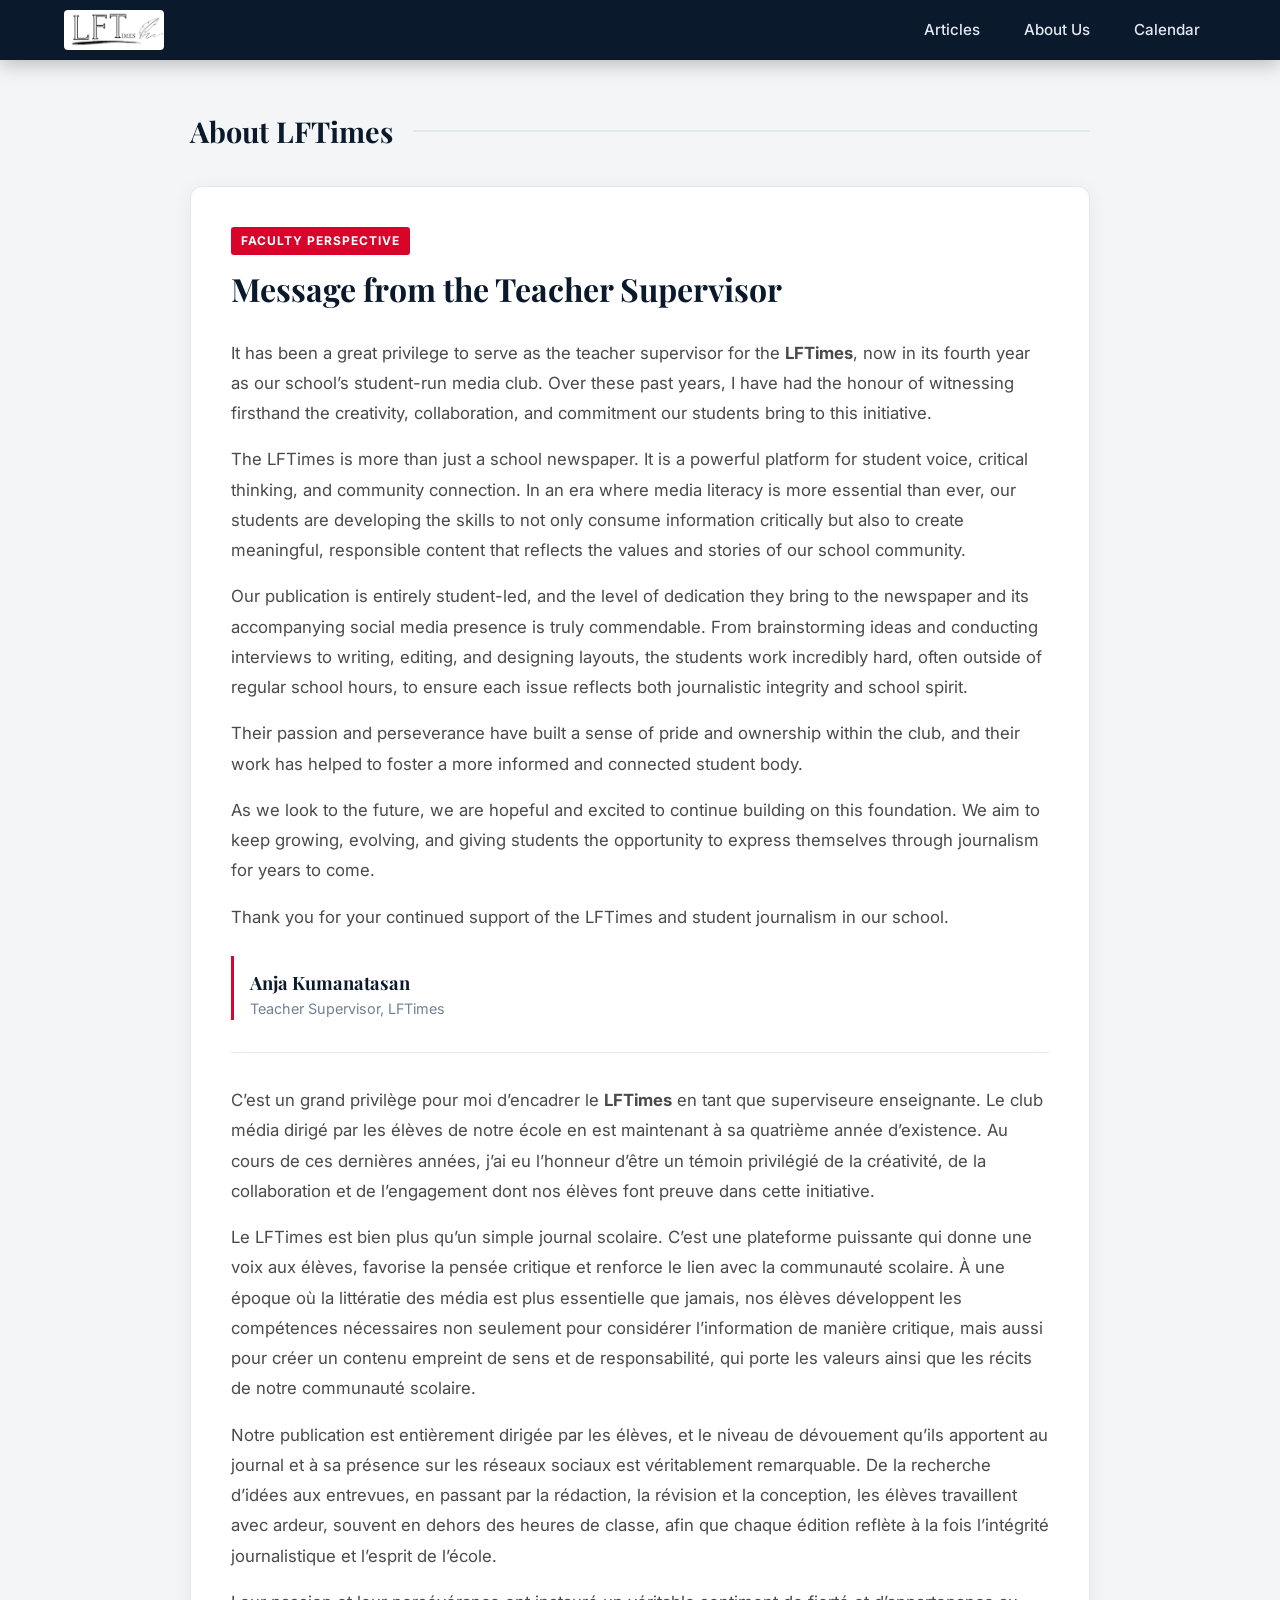
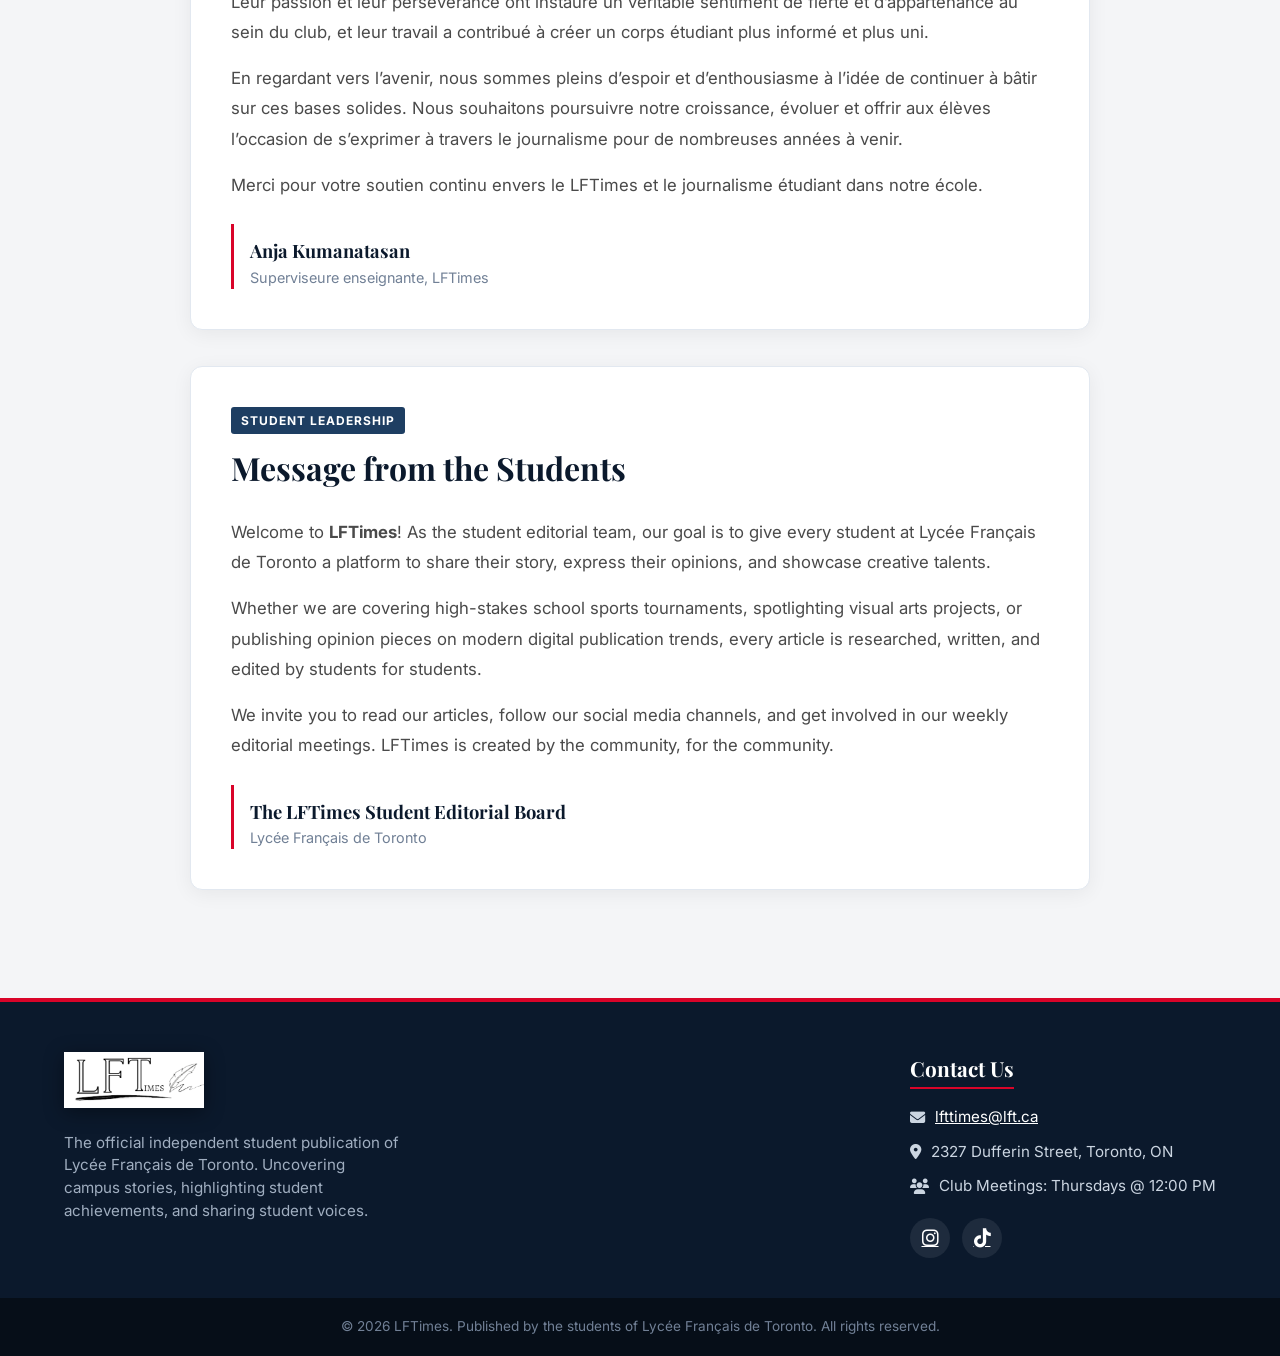
<file: about.html>
<!DOCTYPE html>
<html lang="en">
<head>
  <meta charset="UTF-8" />
  <meta name="viewport" content="width=device-width, initial-scale=1.0" />

  <title>About Us | LFTimes</title>

  <!-- Modern Editorial Fonts -->
  <link rel="preconnect" href="https://fonts.googleapis.com">
  <link rel="preconnect" href="https://fonts.gstatic.com" crossorigin>
  <link href="https://fonts.googleapis.com/css2?family=Inter:wght@400;500;600;700&family=Playfair+Display:ital,wght@0,700;0,900;1,400&display=swap" rel="stylesheet">

  <link rel="stylesheet" href="style.css" />

  <!-- FontAwesome Icons for Social Media -->
  <link
    rel="stylesheet"
    href="https://cdnjs.cloudflare.com/ajax/libs/font-awesome/6.4.0/css/all.min.css"
  />
</head>

<body>

<!-- Header Navigation -->
<header class="navbar">
  <div class="nav-container">
    <a href="index.html" class="logo-link">
      <img src="logo67.png" alt="LFTimes Logo" class="logo-img" style="height: 40px !important; width: auto !important; max-width: 130px !important;" />
    </a>
    <nav class="nav-links">
      <a href="articles.html" class="nav-btn">Articles</a>
      <a href="about.html" class="nav-btn">About Us</a>
      <a href="calendar.html" class="nav-btn">Calendar</a>
    </nav>
  </div>
</header>

  <!-- About Us Section -->
  <main class="main-content">

    <section class="about-container">

      <div class="section-header">
        <h1 class="section-title">About LFTimes</h1>
        <div class="title-line"></div>
      </div>

      <!-- SECTION 1: Message from Teacher Supervisor -->
      <article class="about-card">
        <div class="about-card-header">
          <span class="about-badge">Faculty Perspective</span>
          <h2>Message from the Teacher Supervisor</h2>
        </div>

        <!-- English Version -->
        <div class="about-text english-version">
          <p>It has been a great privilege to serve as the teacher supervisor for the <strong>LFTimes</strong>, now in its fourth year as our school’s student-run media club. Over these past years, I have had the honour of witnessing firsthand the creativity, collaboration, and commitment our students bring to this initiative.</p>

          <p>The LFTimes is more than just a school newspaper. It is a powerful platform for student voice, critical thinking, and community connection. In an era where media literacy is more essential than ever, our students are developing the skills to not only consume information critically but also to create meaningful, responsible content that reflects the values and stories of our school community.</p>

          <p>Our publication is entirely student-led, and the level of dedication they bring to the newspaper and its accompanying social media presence is truly commendable. From brainstorming ideas and conducting interviews to writing, editing, and designing layouts, the students work incredibly hard, often outside of regular school hours, to ensure each issue reflects both journalistic integrity and school spirit.</p>

          <p>Their passion and perseverance have built a sense of pride and ownership within the club, and their work has helped to foster a more informed and connected student body.</p>

          <p>As we look to the future, we are hopeful and excited to continue building on this foundation. We aim to keep growing, evolving, and giving students the opportunity to express themselves through journalism for years to come.</p>

          <p>Thank you for your continued support of the LFTimes and student journalism in our school.</p>

          <div class="author-signature">
            <span class="author-name">Anja Kumanatasan</span>
            <span class="author-title">Teacher Supervisor, LFTimes</span>
          </div>
        </div>

        <hr class="content-divider" />

        <!-- French Version -->
        <div class="about-text french-version">
          <p>C’est un grand privilège pour moi d’encadrer le <strong>LFTimes</strong> en tant que superviseure enseignante. Le club média dirigé par les élèves de notre école en est maintenant à sa quatrième année d’existence. Au cours de ces dernières années, j’ai eu l’honneur d’être un témoin privilégié de la créativité, de la collaboration et de l’engagement dont nos élèves font preuve dans cette initiative.</p>

          <p>Le LFTimes est bien plus qu’un simple journal scolaire. C’est une plateforme puissante qui donne une voix aux élèves, favorise la pensée critique et renforce le lien avec la communauté scolaire. À une époque où la littératie des média est plus essentielle que jamais, nos élèves développent les compétences nécessaires non seulement pour considérer l’information de manière critique, mais aussi pour créer un contenu empreint de sens et de responsabilité, qui porte les valeurs ainsi que les récits de notre communauté scolaire.</p>

          <p>Notre publication est entièrement dirigée par les élèves, et le niveau de dévouement qu’ils apportent au journal et à sa présence sur les réseaux sociaux est véritablement remarquable. De la recherche d’idées aux entrevues, en passant par la rédaction, la révision et la conception, les élèves travaillent avec ardeur, souvent en dehors des heures de classe, afin que chaque édition reflète à la fois l’intégrité journalistique et l’esprit de l’école.</p>

          <p>Leur passion et leur persévérance ont instauré un véritable sentiment de fierté et d’appartenance au sein du club, et leur travail a contribué à créer un corps étudiant plus informé et plus uni.</p>

          <p>En regardant vers l’avenir, nous sommes pleins d’espoir et d’enthousiasme à l’idée de continuer à bâtir sur ces bases solides. Nous souhaitons poursuivre notre croissance, évoluer et offrir aux élèves l’occasion de s’exprimer à travers le journalisme pour de nombreuses années à venir.</p>

          <p>Merci pour votre soutien continu envers le LFTimes et le journalisme étudiant dans notre école.</p>

          <div class="author-signature">
            <span class="author-name">Anja Kumanatasan</span>
            <span class="author-title">Superviseure enseignante, LFTimes</span>
          </div>
        </div>
      </article>

      <!-- SECTION 2: Message from the Students -->
      <article class="about-card margin-top">
        <div class="about-card-header">
          <span class="about-badge badge-student">Student Leadership</span>
          <h2>Message from the Students</h2>
        </div>

        <div class="about-text">
          <p>Welcome to <strong>LFTimes</strong>! As the student editorial team, our goal is to give every student at Lycée Français de Toronto a platform to share their story, express their opinions, and showcase creative talents.</p>

          <p>Whether we are covering high-stakes school sports tournaments, spotlighting visual arts projects, or publishing opinion pieces on modern digital publication trends, every article is researched, written, and edited by students for students.</p>

          <p>We invite you to read our articles, follow our social media channels, and get involved in our weekly editorial meetings. LFTimes is created by the community, for the community.</p>

          <div class="author-signature">
            <span class="author-name">The LFTimes Student Editorial Board</span>
            <span class="author-title">Lycée Français de Toronto</span>
          </div>
        </div>
      </article>

    </section>

  </main>


  <!-- Footer Section -->
  <footer class="footer">
    <div class="footer-container">
      <div class="footer-brand">
        <img src="logo67.png" alt="LFTimes Logo" class="footer-logo" onerror="this.style.display='none'" />
        <p class="footer-tagline">
          The official independent student publication of Lycée Français de Toronto. Uncovering campus stories, highlighting student achievements, and sharing student voices.
        </p>
      </div>

      <div class="footer-contact">
        <h4>Contact Us</h4>
        <p><i class="fas fa-envelope"></i> <a href="mailto:lfttimes@lft.ca">lfttimes@lft.ca</a></p>
        <p><i class="fas fa-map-marker-alt"></i> 2327 Dufferin Street, Toronto, ON</p>
        <p><i class="fas fa-users"></i> Club Meetings: Thursdays @ 12:00 PM</p>
        
        <div class="social-links">
          <a href="https://www.instagram.com/littlefrenchtimes/" target="_blank" rel="noopener noreferrer" aria-label="Instagram" class="social-icon"><i class="fab fa-instagram"></i></a>
          <a href="#" aria-label="TikTok" class="social-icon"><i class="fab fa-tiktok"></i></a>
        </div>
      </div>
    </div>

    <div class="footer-bottom">
      <p>&copy; 2026 LFTimes. Published by the students of Lycée Français de Toronto. All rights reserved.</p>
    </div>
  </footer>

</body>
</html>
</file>
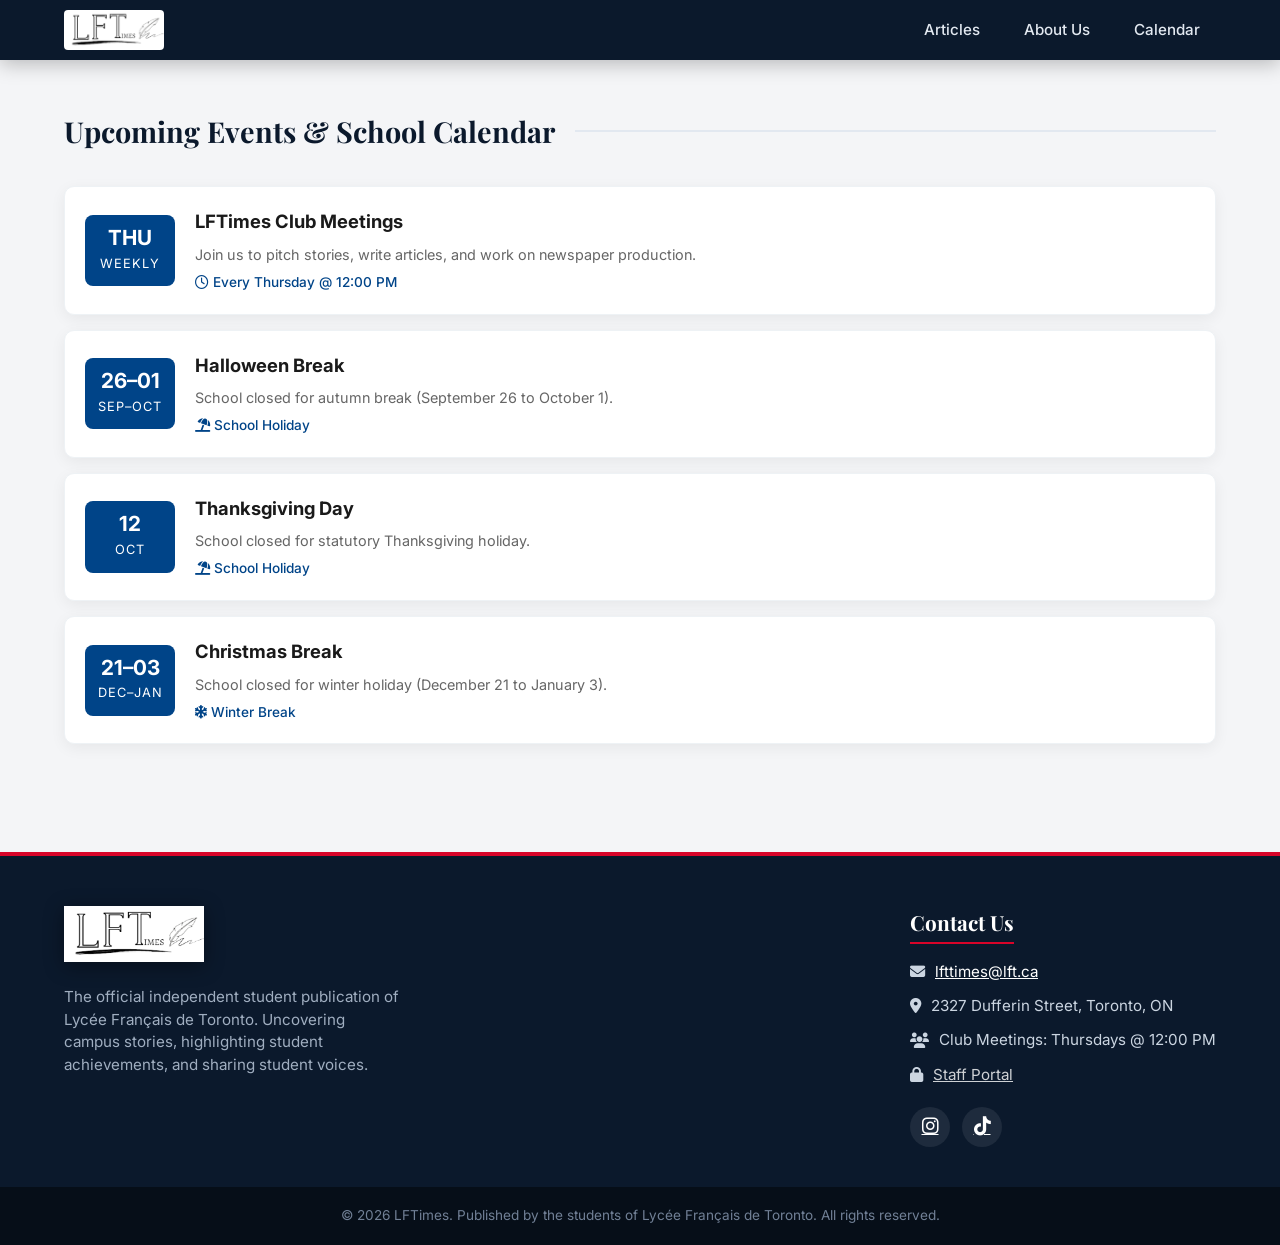
<file: calendar.html>
<!DOCTYPE html>
<html lang="en">
<head>
  <meta charset="UTF-8" />
  <meta name="viewport" content="width=device-width, initial-scale=1.0" />
  <title>Calendar | LFTimes</title>
  
  <link rel="preconnect" href="https://fonts.googleapis.com">
  <link rel="preconnect" href="https://fonts.gstatic.com" crossorigin>
  <link href="https://fonts.googleapis.com/css2?family=Inter:wght@400;500;600;700&family=Playfair+Display:ital,wght@0,700;0,900;1,400&display=swap" rel="stylesheet">
  <link rel="stylesheet" href="https://cdnjs.cloudflare.com/ajax/libs/font-awesome/6.4.0/css/all.min.css" />
  <link rel="stylesheet" href="style.css" />

  <style>
    .events-list {
      margin-top: 25px;
      display: flex;
      flex-direction: column;
      gap: 15px;
    }
    .event-card {
      display: flex;
      background: #ffffff;
      border-radius: 10px;
      padding: 20px;
      box-shadow: 0 4px 15px rgba(0,0,0,0.06);
      border: 1px solid #eef2f5;
      align-items: center;
      gap: 20px;
    }
    .event-date {
      min-width: 90px;
      text-align: center;
      background: #004488;
      color: #fff;
      padding: 12px;
      border-radius: 8px;
    }
    .event-date .day {
      font-size: 1.3rem;
      font-weight: 700;
      line-height: 1.1;
    }
    .event-date .month {
      font-size: 0.8rem;
      text-transform: uppercase;
      letter-spacing: 1px;
      margin-top: 4px;
    }
    .event-details h3 {
      margin: 0 0 6px 0;
      font-size: 1.15rem;
      color: #1a1a1a;
    }
    .event-details p {
      margin: 0;
      color: #666;
      font-size: 0.9rem;
    }
    .event-meta {
      margin-top: 6px;
      font-size: 0.85rem;
      color: #004488;
      font-weight: 500;
    }
  </style>
</head>
<body>

  <!-- Header Navigation -->
  <header class="navbar">
    <div class="nav-container">
      <a href="index.html" class="logo-link">
        <img src="logo67.png" alt="LFTimes Logo" class="logo-img" style="height: 40px !important; width: auto !important; max-width: 130px !important;" />
      </a>
      <nav class="nav-links">
        <a href="articles.html" class="nav-btn">Articles</a>
        <a href="about.html" class="nav-btn">About Us</a>
        <a href="calendar.html" class="nav-btn active">Calendar</a>
      </nav>
    </div>
  </header>

  <!-- Main Content Area -->
  <main class="main-content">
    
    <div class="section-header">
      <h2 class="section-title">Upcoming Events & School Calendar</h2>
      <div class="title-line"></div>
    </div>

    <div class="events-list">
      
      <!-- Weekly Club Meetings -->
      <div class="event-card">
        <div class="event-date">
          <div class="day">THU</div>
          <div class="month">WEEKLY</div>
        </div>
        <div class="event-details">
          <h3>LFTimes Club Meetings</h3>
          <p>Join us to pitch stories, write articles, and work on newspaper production.</p>
          <div class="event-meta"><i class="far fa-clock"></i> Every Thursday @ 12:00 PM</div>
        </div>
      </div>

      <!-- Halloween Break -->
      <div class="event-card">
        <div class="event-date">
          <div class="day">26–01</div>
          <div class="month">SEP–OCT</div>
        </div>
        <div class="event-details">
          <h3>Halloween Break</h3>
          <p>School closed for autumn break (September 26 to October 1).</p>
          <div class="event-meta"><i class="fas fa-umbrella-beach"></i> School Holiday</div>
        </div>
      </div>

      <!-- Thanksgiving -->
      <div class="event-card">
        <div class="event-date">
          <div class="day">12</div>
          <div class="month">OCT</div>
        </div>
        <div class="event-details">
          <h3>Thanksgiving Day</h3>
          <p>School closed for statutory Thanksgiving holiday.</p>
          <div class="event-meta"><i class="fas fa-umbrella-beach"></i> School Holiday</div>
        </div>
      </div>

      <!-- Christmas Break -->
      <div class="event-card">
        <div class="event-date">
          <div class="day">21–03</div>
          <div class="month">DEC–JAN</div>
        </div>
        <div class="event-details">
          <h3>Christmas Break</h3>
          <p>School closed for winter holiday (December 21 to January 3).</p>
          <div class="event-meta"><i class="fas fa-snowflake"></i> Winter Break</div>
        </div>
      </div>

    </div>

  </main>

  <!-- Footer Section -->
  <footer class="footer">
    <div class="footer-container">
      <div class="footer-brand">
        <img src="logo67.png" alt="LFTimes Logo" class="footer-logo" onerror="this.style.display='none'" />
        <p class="footer-tagline">
          The official independent student publication of Lycée Français de Toronto. Uncovering campus stories, highlighting student achievements, and sharing student voices.
        </p>
      </div>

      <div class="footer-contact">
        <h4>Contact Us</h4>
        <p><i class="fas fa-envelope"></i> <a href="mailto:lfttimes@lft.ca">lfttimes@lft.ca</a></p>
        <p><i class="fas fa-map-marker-alt"></i> 2327 Dufferin Street, Toronto, ON</p>
        <p><i class="fas fa-users"></i> Club Meetings: Thursdays @ 12:00 PM</p>
        
        <!-- Staff Access Link -->
        <p style="margin-top: 10px;">
          <i class="fas fa-lock"></i> <a href="login.html" style="text-decoration: underline; opacity: 0.8;">Staff Portal</a>
        </p>
        
        <div class="social-links">
          <a href="https://www.instagram.com/littlefrenchtimes/" target="_blank" rel="noopener noreferrer" aria-label="Instagram" class="social-icon"><i class="fab fa-instagram"></i></a>
          <a href="#" aria-label="TikTok" class="social-icon"><i class="fab fa-tiktok"></i></a>
        </div>
      </div>
    </div>

    <div class="footer-bottom">
      <p>&copy; 2026 LFTimes. Published by the students of Lycée Français de Toronto. All rights reserved.</p>
    </div>
  </footer>

</body>
</html>
</file>
<file: style.css>
/* Color Palette & Custom Variables */
:root {
  --dark-blue: #0b192c;
  --medium-blue: #1e3e62;
  --accent-red: #d90429;
  --light-gray: #f4f5f7;
  --dark-gray: #1a1a1a;
  --body-text: #4a4a4a;
  --white: #ffffff;
  --border-color: #e2e8f0;
  
  --font-serif: 'Playfair Display', Georgia, serif;
  --font-sans: 'Inter', -apple-system, BlinkMacSystemFont, sans-serif;
}

/* Reset & Base Styles */
* {
  margin: 0;
  padding: 0;
  box-sizing: border-box;
}

body {
  font-family: var(--font-sans);
  background-color: var(--light-gray);
  color: var(--dark-gray);
  line-height: 1.6;
  -webkit-font-smoothing: antialiased;
}

a {
  text-decoration: none;
  color: inherit;
  transition: color 0.2s ease;
}

/* Navigation Header */
.navbar {
  background-color: var(--dark-blue);
  position: sticky;
  top: 0;
  z-index: 1000;
  box-shadow: 0 4px 20px rgba(0, 0, 0, 0.25);
  padding: 6px 0;
}

.nav-container {
  max-width: 1200px;
  margin: 0 auto;
  padding: 4px 24px;
  display: flex;
  align-items: center;
  justify-content: space-between;
}

.logo-link {
  display: flex;
  align-items: center;
  text-decoration: none;
}

.logo-img {
  height: 42px !important;
  width: auto !important;
  max-width: 140px !important;
  object-fit: contain;
  border-radius: 4px;
  display: block;
}

.nav-links {
  display: flex;
  align-items: center;
  gap: 12px;
}

.nav-btn {
  color: #e2e8f0;
  padding: 8px 16px;
  border-radius: 4px;
  font-size: 0.95rem;
  font-weight: 500;
  transition: all 0.2s ease;
}

.nav-btn:hover {
  color: var(--white);
  background-color: rgba(255, 255, 255, 0.08);
}

.btn-login {
  background-color: var(--accent-red);
  color: var(--white);
  font-weight: 600;
}

.btn-login:hover {
  background-color: #b80020;
}

/* Hero Section */
.hero {
  position: relative;
  height: 380px;
  display: flex;
  align-items: flex-end;
  background-color: var(--dark-blue);
  overflow: hidden;
}

.hero-bg {
  position: absolute;
  top: 0;
  left: 0;
  width: 100%;
  height: 100%;
  background-size: cover;
  background-position: center;
  filter: brightness(0.9);
}

.hero-overlay {
  position: absolute;
  top: 0;
  left: 0;
  width: 100%;
  height: 100%;
  background: linear-gradient(
    to top,
    rgba(11, 25, 44, 0.98) 0%,
    rgba(11, 25, 44, 0.6) 60%,
    rgba(11, 25, 44, 0.2) 100%
  );
  z-index: 1;
}

.hero-content {
  position: relative;
  z-index: 2;
  max-width: 1200px;
  width: 100%;
  margin: 0 auto;
  padding: 48px 24px;
}

.hero-title {
  font-family: var(--font-serif);
  color: var(--white);
  font-size: 4rem;
  font-weight: 900;
  line-height: 1;
  letter-spacing: -1px;
  margin-bottom: 14px;
}

.hero-subtitle {
  color: #cbd5e1;
  font-size: 1.15rem;
  max-width: 620px;
  font-weight: 400;
}

/* Main Content Layout */
.main-content {
  max-width: 1200px;
  margin: 0 auto;
  padding: 48px 24px;
}

.section-header {
  display: flex;
  align-items: center;
  gap: 20px;
  margin-bottom: 32px;
}

.section-title {
  font-family: var(--font-serif);
  font-size: 1.8rem;
  color: var(--dark-blue);
  white-space: nowrap;
}

.title-line {
  height: 2px;
  width: 100%;
  background-color: var(--border-color);
}

/* Article Cards Grid */
.articles-grid {
  display: grid;
  grid-template-columns: repeat(4, 1fr);
  gap: 24px;
  width: 100%;
}

.article-card {
  background-color: var(--white);
  border-radius: 8px;
  overflow: hidden;
  box-shadow: 0 4px 16px rgba(0, 0, 0, 0.06);
  border: 1px solid var(--border-color);
  transition: transform 0.2s ease, box-shadow 0.2s ease;
  display: flex;
  flex-direction: column;
}

.article-card:hover {
  transform: translateY(-4px);
  box-shadow: 0 10px 24px rgba(0, 0, 0, 0.12);
}

.card-img-wrapper {
  height: 180px;
  width: 100%;
  background-color: #cbd5e1;
  overflow: hidden;
  position: relative;
}

.card-img {
  width: 100%;
  height: 100%;
  object-fit: cover;
  display: block;
}

.card-body {
  padding: 20px;
  display: flex;
  flex-direction: column;
  flex-grow: 1;
  background-color: var(--white);
}

.card-category {
  font-size: 0.75rem;
  font-weight: 700;
  text-transform: uppercase;
  color: var(--accent-red);
  letter-spacing: 0.8px;
  margin-bottom: 8px;
}

.card-title {
  font-family: var(--font-serif);
  font-size: 1.15rem;
  line-height: 1.35;
  color: var(--dark-blue);
  font-weight: 700;
  margin-bottom: 16px;
  flex-grow: 1;
}

.card-title a:hover {
  color: var(--accent-red);
}

.card-date {
  font-size: 0.8rem;
  color: #718096;
}

/* Footer Section */
.footer {
  background-color: var(--dark-blue);
  color: var(--white);
  margin-top: 60px;
  padding-top: 50px;
  border-top: 4px solid var(--accent-red);
}

.footer-container {
  max-width: 1200px;
  margin: 0 auto;
  padding: 0 24px 40px 24px;
  display: flex;
  justify-content: space-between;
  align-items: flex-start;
  gap: 40px;
  flex-wrap: wrap;
}

.footer-brand {
  max-width: 340px;
}

.footer-logo {
  width: 140px;
  height: auto;
  max-height: 140px;
  object-fit: contain;
  margin-bottom: 16px;
  filter: drop-shadow(0 4px 10px rgba(0, 0, 0, 0.4));
}

.footer-tagline {
  color: #a0aec0;
  font-size: 0.95rem;
  line-height: 1.5;
}

.footer-contact h4 {
  font-family: var(--font-serif);
  font-size: 1.3rem;
  margin-bottom: 16px;
  color: var(--white);
  border-bottom: 2px solid var(--accent-red);
  display: inline-block;
  padding-bottom: 2px;
}

.footer-contact p {
  font-size: 0.95rem;
  color: #cbd5e1;
  margin-bottom: 10px;
  display: flex;
  align-items: center;
  gap: 10px;
}

.footer-contact a {
  color: var(--white);
  text-decoration: underline;
}

.social-links {
  display: flex;
  gap: 12px;
  margin-top: 20px;
}

.social-icon {
  width: 40px;
  height: 40px;
  background-color: rgba(255, 255, 255, 0.08);
  color: var(--white);
  border-radius: 50%;
  display: flex;
  align-items: center;
  justify-content: center;
  font-size: 1.2rem;
  transition: all 0.2s ease;
}

.social-icon:hover {
  background-color: var(--accent-red);
  transform: translateY(-3px);
}

.footer-bottom {
  background-color: #060e18;
  text-align: center;
  padding: 18px;
  font-size: 0.85rem;
  color: #718096;
}

/* About Page Styling */
.about-container {
  max-width: 900px;
  margin: 0 auto;
}

.about-card {
  background-color: #ffffff;
  border-radius: 12px;
  padding: 40px;
  box-shadow: 0 4px 20px rgba(0, 0, 0, 0.06);
  border: 1px solid #e2e8f0;
  margin-top: 20px;
}

.about-card.margin-top {
  margin-top: 36px;
}

.about-card-header {
  margin-bottom: 24px;
}

.about-card-header h2 {
  font-family: var(--font-serif);
  font-size: 2rem;
  color: var(--dark-blue);
  margin-top: 8px;
}

.about-badge {
  background-color: var(--accent-red);
  color: var(--white);
  font-size: 0.75rem;
  font-weight: 700;
  text-transform: uppercase;
  letter-spacing: 1px;
  padding: 4px 10px;
  border-radius: 3px;
  display: inline-block;
}

.badge-student {
  background-color: var(--medium-blue);
}

.about-text p {
  color: var(--body-text);
  font-size: 1.05rem;
  line-height: 1.8;
  margin-bottom: 16px;
}

.content-divider {
  border: 0;
  height: 1px;
  background-color: var(--border-color);
  margin: 32px 0;
}

.author-signature {
  margin-top: 24px;
  padding-top: 12px;
  border-left: 3px solid var(--accent-red);
  padding-left: 16px;
  display: flex;
  flex-direction: column;
}

.author-name {
  font-family: var(--font-serif);
  font-weight: 700;
  font-size: 1.15rem;
  color: var(--dark-blue);
}

.author-title {
  font-size: 0.9rem;
  color: #718096;
}

/* Responsive Behavior */
@media (max-width: 1024px) {
  .articles-grid {
    grid-template-columns: repeat(2, 1fr);
  }
}

@media (max-width: 600px) {
  .articles-grid {
    grid-template-columns: 1fr;
  }

  .nav-container {
    flex-direction: column;
    gap: 12px;
  }

  .hero-title {
    font-size: 2.8rem;
  }

  .footer-container {
    flex-direction: column;
    align-items: flex-start;
  }
}
</file>
